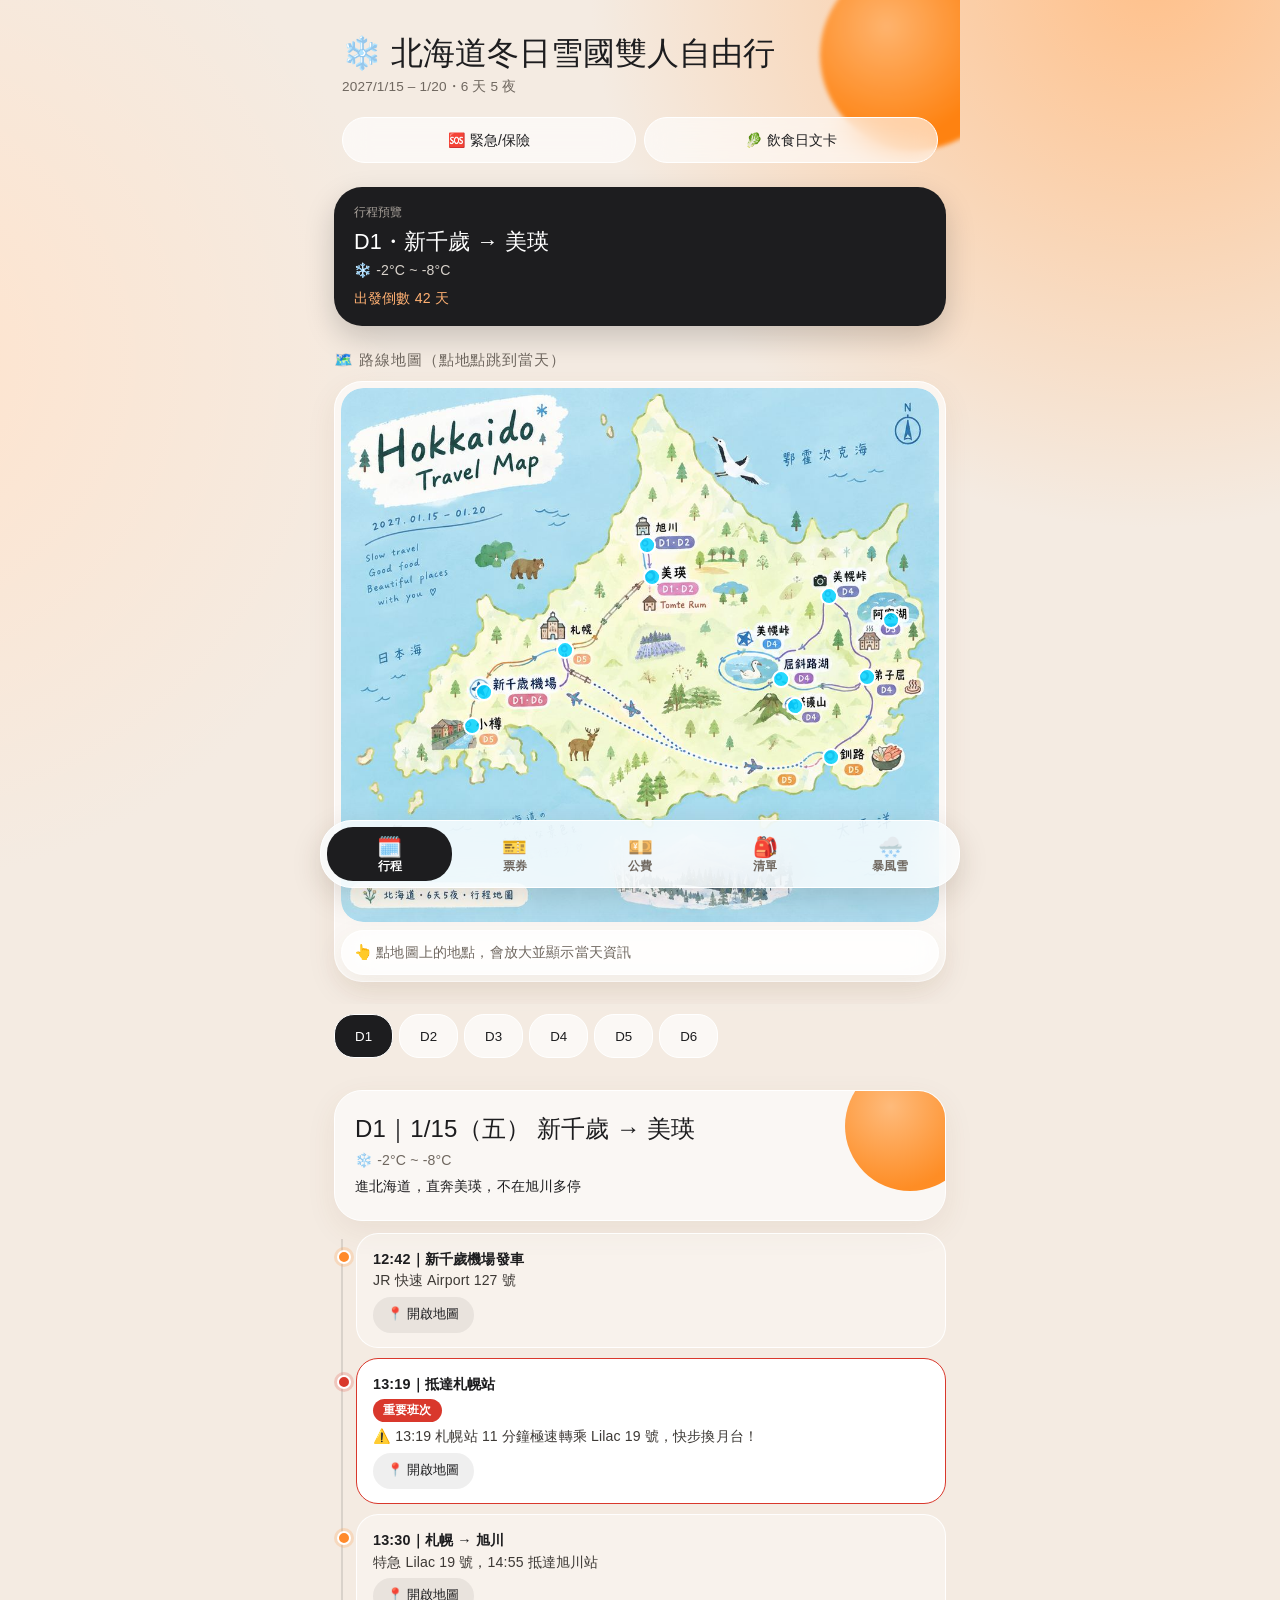
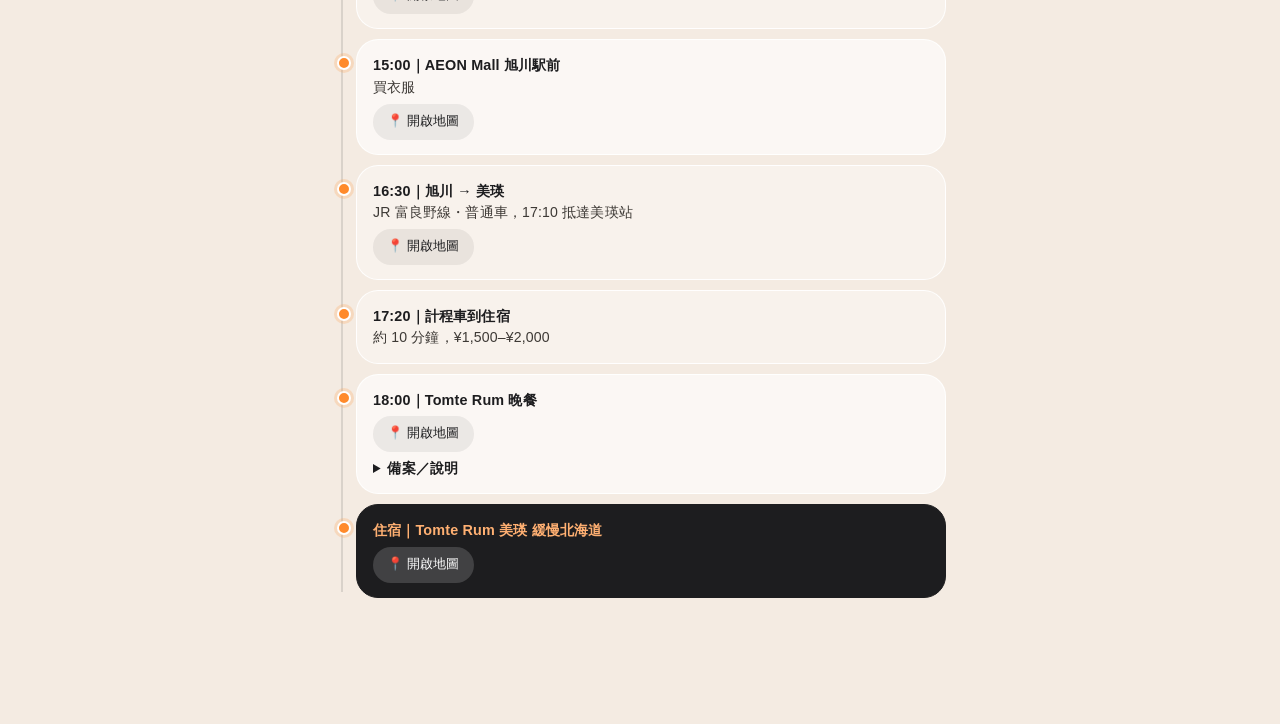
<file: hokkaido.html>
<!DOCTYPE html>
<html lang="zh-Hant">
<head>
<meta charset="UTF-8">
<meta name="viewport" content="width=device-width,initial-scale=1,viewport-fit=cover">
<meta name="description" content="北海道冬日雪國雙人自由行手冊"><meta name="theme-color" content="#f4ebe2">
<title>北海道冬日雪國雙人自由行</title>
<style>
:root{--ice:#2b5876;--aurora:#00d2ff;--bg:#eef5f9;--card:#fff;--tx:#2d3540;--mut:#6b7a88;--red:#e0342b;--sh:0 4px 16px rgba(43,88,118,.12)}
*{box-sizing:border-box;margin:0;-webkit-tap-highlight-color:transparent}
body{font-family:"Noto Sans TC",-apple-system,"PingFang TC","Microsoft JhengHei",sans-serif;background:var(--bg);color:var(--tx);line-height:1.55;padding-bottom:40px;max-width:640px;margin:0 auto}
header{background:linear-gradient(160deg,var(--ice),#1b3a52);color:#fff;padding:calc(20px + env(safe-area-inset-top)) 18px 18px;border-radius:0 0 26px 26px}
header h1{font-size:1.35rem;letter-spacing:.04em}
header p{font-size:.85rem;opacity:.8}
.quick{display:flex;gap:8px;margin-top:14px}
.quick button{flex:1;border:0;border-radius:14px;padding:10px 4px;font-size:.78rem;background:rgba(255,255,255,.14);color:#fff;font-weight:600;cursor:pointer}
.quick button:active{background:var(--aurora);color:var(--ice)}
.today{position:sticky;top:8px;z-index:20;margin:-10px 12px 0;background:#fff;border-radius:16px;box-shadow:var(--sh);padding:12px 14px;border-left:5px solid var(--aurora);cursor:pointer}
.today b{color:var(--ice)}
.today small{color:var(--mut)}
section{margin:16px 12px}
h2{font-size:1.05rem;color:var(--ice);margin-bottom:8px}
.card{background:var(--card);border-radius:18px;box-shadow:var(--sh);padding:14px}
.map svg{width:100%;height:auto;display:block}
.pin{cursor:pointer}
.pin text{font-size:10.5px;fill:#1b3a52;font-weight:700;paint-order:stroke;stroke:#fff;stroke-width:3px;stroke-linejoin:round}
.tabs{display:flex;gap:6px;overflow-x:auto;scroll-snap-type:x mandatory;position:sticky;top:0;z-index:15;padding:8px 12px;background:var(--bg);scrollbar-width:none}
.tabs button{flex:0 0 auto;scroll-snap-align:center;border:0;border-radius:20px;padding:8px 16px;background:#fff;color:var(--ice);font-weight:700;box-shadow:var(--sh);cursor:pointer;transition:.25s}
.tabs button.on{background:linear-gradient(135deg,var(--ice),#3f86ad);color:#fff;transform:scale(1.06)}
.day{display:none}
.day.on{display:block;animation:sw .35s ease}
@keyframes sw{from{opacity:0;transform:translateX(24px)}to{opacity:1;transform:none}}
.ov{background:linear-gradient(135deg,var(--ice),#3f86ad);color:#fff;border-radius:18px;padding:16px;margin-bottom:12px}
.ov h3{font-size:1.1rem}
.ov .w{display:flex;gap:10px;margin-top:6px;font-size:.88rem;opacity:.92;flex-wrap:wrap}
.tl{position:relative;padding-left:22px}
.tl:before{content:"";position:absolute;left:7px;top:6px;bottom:6px;width:2px;background:#c5dbe8}
.it{position:relative;background:#fff;border-radius:14px;box-shadow:var(--sh);padding:11px 13px;margin-bottom:10px}
.it:before{content:"";position:absolute;left:-20px;top:16px;width:10px;height:10px;border-radius:50%;background:var(--aurora);border:2px solid #fff;box-shadow:0 0 0 2px #c5dbe8}
.it .t{font-weight:800;color:var(--ice);font-size:.9rem}
.it p{font-size:.88rem}
.it.crit{border:2px solid var(--red);background:#fff6f5}
.it.crit:before{background:var(--red)}
.tag{display:inline-block;background:var(--red);color:#fff;font-size:.78rem;font-weight:700;border-radius:8px;padding:3px 8px;margin:4px 0}
.it.tr{background:#eaf7fd}
.it.stay{background:#fdf6e3}
.go{display:inline-block;margin-top:5px;font-size:.8rem;color:var(--ice);background:#e3f1f8;border-radius:10px;padding:3px 10px;text-decoration:none}
details{margin-top:6px;font-size:.85rem}
summary{cursor:pointer;color:var(--ice);font-weight:600}
.todo{margin-top:8px;font-size:.85rem;background:#fff;border-radius:14px;padding:10px 13px;box-shadow:var(--sh)}
.alert{border-left:5px solid var(--red)}
.alert a{color:var(--ice);font-weight:600}
input[type=number]{width:100%;font-size:1.1rem;padding:10px;border:2px solid #cfe3ee;border-radius:12px;margin:6px 0}
.btn{display:inline-block;border:0;border-radius:12px;padding:10px 16px;background:linear-gradient(135deg,var(--ice),#3f86ad);color:#fff;font-weight:700;text-decoration:none;cursor:pointer;font-size:.9rem}
.res{font-size:1.5rem;font-weight:800;color:var(--ice)}
.ck{display:flex;gap:10px;align-items:center;padding:8px 2px;border-bottom:1px solid #edf2f5;cursor:pointer}
.ck input{width:20px;height:20px;accent-color:var(--ice)}
.ck.done span{text-decoration:line-through;color:#a3b0ba}
.modal{position:fixed;inset:0;background:rgba(10,30,45,.55);display:none;align-items:flex-end;justify-content:center;z-index:50}
.modal.on{display:flex}
.sheet{background:#fff;width:100%;max-width:640px;border-radius:24px 24px 0 0;padding:20px 18px calc(24px + env(safe-area-inset-bottom));animation:up .3s ease;max-height:85vh;overflow:auto}
@keyframes up{from{transform:translateY(100%)}to{transform:none}}
.sheet h3{color:var(--ice);margin-bottom:8px}
.sheet .jp{font-size:1.05rem;background:#eef7fb;padding:12px;border-radius:12px;margin:8px 0}
.toast{position:fixed;left:50%;bottom:30px;transform:translateX(-50%);background:var(--ice);color:#fff;padding:9px 18px;border-radius:20px;font-size:.85rem;opacity:0;pointer-events:none;transition:.3s;z-index:99}
.toast.on{opacity:1}
@media(prefers-reduced-motion:reduce){*{animation:none!important;transition:none!important}}
.page{display:none}.page.on{display:block;animation:sw .3s ease}
body{padding-bottom:84px}
.bar{position:fixed;left:0;right:0;bottom:0;z-index:30;max-width:640px;margin:0 auto;display:flex;background:#fff;box-shadow:0 -4px 16px rgba(43,88,118,.15);border-radius:20px 20px 0 0;padding:6px 6px calc(6px + env(safe-area-inset-bottom))}
.bar button{flex:1;border:0;background:none;padding:6px 0;font-size:.72rem;color:var(--mut);font-weight:700;cursor:pointer;border-radius:14px}
.bar button i{display:block;font-style:normal;font-size:1.25rem}
.bar button.on{color:var(--ice);background:#e3f1f8}
.toast{bottom:96px}
.mimg{position:relative}.mimg img{width:100%;height:auto;display:block;border-radius:14px}
.hs{position:absolute;width:9%;aspect-ratio:1;transform:translate(-50%,-50%);border:0;background:transparent;border-radius:50%;cursor:pointer}
.hs:active,.hs:focus-visible{background:rgba(0,210,255,.35);outline:2px solid var(--ice)}
.sm{font-size:1rem;line-height:1.7}.sm .lead{font-weight:700;color:var(--ice);margin-bottom:8px}
.lk{display:block;text-decoration:none;color:var(--tx);background:#eef7fb;border-radius:14px;padding:12px 14px;margin-bottom:8px}
.lk small{display:block;color:var(--mut);font-size:.82rem}
.lv{border-left:6px solid;border-radius:12px;padding:10px 12px;margin-bottom:8px}
.lv p{font-size:.92rem}
.lv.g{background:#eaf8ee;border-color:#2fa55b}.lv.y{background:#fff8e1;border-color:#e6a800}.lv.r{background:#fdecea;border-color:var(--red)}
.rk{background:#fff;border-radius:14px;box-shadow:var(--sh);margin-bottom:8px;padding:2px 14px;border-left:6px solid #7fb5d1}
.rk.crit{border-left-color:var(--red)}
.rk summary{padding:12px 0;font-size:1rem}
.rk p{font-size:.93rem;margin:0 0 10px;line-height:1.7}
.rk p span{display:inline-block;background:#e3f1f8;color:var(--ice);border-radius:8px;padding:0 8px;margin-right:8px;font-size:.8rem;font-weight:700}
.tips{padding-left:20px}.tips li{margin-bottom:8px}
.mz{transition:transform .7s cubic-bezier(.22,.8,.25,1);transform-origin:0 0;position:relative}
.mimg{overflow:hidden;border-radius:14px;touch-action:manipulation}
.hs::after{content:"";position:absolute;left:50%;top:50%;width:26%;height:26%;margin:-13% 0 0 -13%;border-radius:50%;background:rgba(0,210,255,.85);border:2px solid #fff;animation:pl 1.8s infinite}
.hs.act::after{background:var(--red);animation:none}
@keyframes pl{0%{box-shadow:0 0 0 0 rgba(0,210,255,.6)}100%{box-shadow:0 0 0 14px rgba(0,210,255,0)}}
.mi{margin-top:8px;padding:10px 12px;background:#eef7fb;border-radius:14px;font-size:.9rem;color:var(--mut)}
.mi.pop{animation:up .35s ease;color:var(--tx)}
.mit{display:flex;gap:8px;align-items:center;font-size:1.05rem;color:var(--ice)}
.chip{background:var(--ice);color:#fff;border-radius:10px;padding:0 9px;font-size:.78rem;font-weight:700}
.mis{font-size:.8rem;color:var(--mut)}
.mib{display:flex;gap:8px;align-items:center;margin-top:8px;flex-wrap:wrap}
.tiles{display:grid;grid-template-columns:1fr 1fr;gap:8px}
.tile{background:#fff;border-radius:16px;box-shadow:var(--sh);text-align:center;padding:14px 4px;text-decoration:none;color:var(--ice);font-weight:700}
.tile i{display:block;font-style:normal;font-size:1.8rem}
.lvs{display:flex;gap:8px}
.lvs .lv{flex:1;text-align:center;margin:0;padding:10px 4px;border-left:0;border-top:5px solid}
.lvs .lv small{display:block;font-size:.78rem;color:var(--mut)}
.rw{display:flex;gap:8px;align-items:center;background:#fff;border-radius:12px;box-shadow:var(--sh);padding:10px 12px;margin-bottom:6px;border-left:5px solid #7fb5d1;font-size:.88rem}
.rw.crit{border-left-color:var(--red)}
.rw b{color:var(--ice)}.rw span{flex:1}.rw em{font-style:normal;color:var(--mut);font-size:.8rem;text-align:right;max-width:42%}
.chips,.steps{display:grid;grid-template-columns:repeat(4,1fr);gap:8px;text-align:center}
.chips div,.steps div{background:#fff;border-radius:14px;box-shadow:var(--sh);padding:10px 2px;font-size:1.5rem}
.chips small,.steps small{display:block;font-size:.72rem;color:var(--tx)}
.steps div{font-size:.82rem;font-weight:700;color:var(--ice)}.steps b{display:block;background:var(--aurora);color:#fff;border-radius:50%;width:24px;height:24px;line-height:24px;margin:0 auto 4px}
.add{display:flex;gap:8px;margin-top:10px}.add input{flex:1;min-width:0;padding:10px;border:2px solid #cfe3ee;border-radius:12px;font-size:1rem}
.tx{width:100%;font-size:1rem;padding:10px;border:2px solid #cfe3ee;border-radius:12px;margin:6px 0;background:#fff}
.ck span{flex:1}.x{border:0;background:none;color:#a3b0ba;font-size:1rem;padding:4px 8px;cursor:pointer}
.tk{background:#fff;border-radius:14px;box-shadow:var(--sh);padding:12px 14px;margin-bottom:8px}
.tk .r{display:flex;gap:6px;flex-wrap:wrap;margin-top:6px}.tk b{color:var(--ice)}
.ex{display:flex;gap:8px;align-items:center;border-bottom:1px solid #edf2f5;padding:7px 0;font-size:.88rem}.ex span{flex:1}
#cd{color:var(--red);font-weight:700;font-size:.82rem}

/* ===== Minimal warm theme ===== */
:root{--ice:#1d1d1f;--aurora:#ff8a2b;--bg:#f4ebe2;--mut:#6f675f;--red:#d9382c;--sh:0 10px 30px rgba(120,80,40,.08);--gl:rgba(255,255,255,.62)}
body{background:radial-gradient(circle at 90% -4%,#ffc08a 0,transparent 38%),radial-gradient(circle at -10% 40%,#ffe3cc 0,transparent 35%),var(--bg);background-attachment:fixed;font-weight:400;padding-bottom:104px;letter-spacing:.01em}
header{position:relative;overflow:hidden;background:transparent;color:var(--ice);border-radius:0;padding:calc(34px + env(safe-area-inset-top)) 22px 38px}
header::after{content:"";position:absolute;right:-50px;top:-40px;width:190px;height:190px;border-radius:50%;background:radial-gradient(circle at 35% 35%,#ffb066,#ff7a00 65%);filter:blur(2px);opacity:.9;z-index:0}
header>*{position:relative;z-index:1}
header h1{font-size:2rem;font-weight:300;line-height:1.2;letter-spacing:0}
header p{color:var(--mut);opacity:1;margin-top:4px}
.quick{margin-top:20px}
.quick button{min-height:46px;border:1px solid #fff;background:var(--gl);color:var(--ice);border-radius:999px;font-size:.88rem;font-weight:500;-webkit-backdrop-filter:blur(14px);backdrop-filter:blur(14px)}
.quick button:active{background:var(--ice);color:#fff}
.today{margin:-14px 14px 0;background:var(--ice);color:#fff;border:0;border-radius:28px;padding:16px 20px;display:grid;gap:2px;box-shadow:0 12px 30px rgba(0,0,0,.18)}
.today small{color:#a9a29b;font-size:.78rem}.today b{font-size:1.35rem;font-weight:300;color:#fff}
.today .tp{color:#d8d2cb;font-size:.88rem}.today #cd{color:#ffb072;font-size:.88rem;font-weight:500;margin-top:4px}
section{margin:22px 14px}
h2{font-size:.95rem;font-weight:500;color:var(--mut);margin-bottom:10px;letter-spacing:.06em}
.card,.mi{background:var(--gl);border:1px solid rgba(255,255,255,.85);border-radius:28px;box-shadow:var(--sh);-webkit-backdrop-filter:blur(18px);backdrop-filter:blur(18px)}
.card{padding:18px}
.mimg img,.mimg{border-radius:22px}
.tabs{background:rgba(244,235,226,.85);-webkit-backdrop-filter:blur(12px);backdrop-filter:blur(12px);padding:10px 14px}
.tabs button{min-height:44px;padding:0 20px;background:var(--gl);color:var(--ice);box-shadow:none;border:1px solid #fff;font-weight:500}
.tabs button.on{background:var(--ice);color:#fff;transform:none}
.ov{background:var(--gl);color:var(--ice);border:1px solid #fff;border-radius:28px;padding:22px 20px;position:relative;overflow:hidden;box-shadow:var(--sh)}
.ov::after{content:"";position:absolute;right:-30px;top:-30px;width:130px;height:130px;border-radius:50%;background:radial-gradient(circle at 35% 35%,#ffb066,#ff7a00 70%);opacity:.85}
.ov>*{position:relative;z-index:1}.ov h3{font-size:1.5rem;font-weight:300;line-height:1.3;max-width:75%}.ov .w{opacity:1;color:var(--mut)}
.tl:before{background:rgba(29,29,31,.12)}
.it{box-shadow:none;border:1px solid rgba(255,255,255,.9);background:var(--gl);border-radius:22px;padding:14px 16px}
.it:before{background:var(--aurora);box-shadow:0 0 0 3px rgba(255,138,43,.2)}
.it .t{color:var(--ice);font-weight:600}.it p{color:#3d3935}
.it.tr{background:rgba(255,255,255,.35)}
.it.stay{background:var(--ice);border-color:var(--ice)}.it.stay .t{color:#ffb072}.it.stay p{color:#e9e4de}
.it.crit{background:#fff;border:1.5px solid var(--red)}.it.crit:before{background:var(--red);box-shadow:0 0 0 3px rgba(217,56,44,.2)}
.tag{background:var(--red);border-radius:999px;padding:2px 10px}
.go{min-height:36px;padding:7px 14px;background:rgba(29,29,31,.07);color:var(--ice);border-radius:999px;font-weight:500;font-size:.82rem}
.it.stay .go{background:rgba(255,255,255,.16);color:#fff}
.btn{min-height:46px;background:var(--ice);color:#fff;border-radius:999px;padding:12px 22px;font-weight:500}
.btn:active{background:var(--aurora)}
input[type=number],.tx,.add input{border:1px solid rgba(29,29,31,.12);background:rgba(255,255,255,.8);border-radius:16px;min-height:46px}
.hero{padding:6px 0 14px}.hero small{color:var(--mut)}.hero .res{font-size:2.6rem;font-weight:300;color:var(--ice);line-height:1.1}
.sub{margin-top:14px;color:var(--mut);font-size:.82rem;letter-spacing:.06em}
.qk{display:grid;grid-template-columns:repeat(4,1fr);gap:6px;margin:10px 0}
.qk button{border:1px solid rgba(29,29,31,.1);background:rgba(255,255,255,.7);border-radius:16px;min-height:52px;font-size:.78rem;font-weight:600;color:var(--ice);cursor:pointer}
.qk small{display:block;font-weight:400;color:var(--mut)}
.ck{min-height:48px;border-color:rgba(29,29,31,.08)}.ck input{accent-color:var(--ice);width:22px;height:22px}
.x{min-width:44px;min-height:44px}
.tk,.rw,.tile{background:var(--gl);border:1px solid #fff;border-radius:22px;box-shadow:none}
.tile{color:var(--ice);font-weight:500;padding:20px 4px;min-height:92px}
.rw{border-left:0;border-left:4px solid rgba(29,29,31,.15)}.rw.crit{border-left-color:var(--red)}.rw b{color:var(--ice)}
.cr{list-style:none;counter-reset:c;padding:0}
.cr li{counter-increment:c;display:flex;gap:14px;align-items:center;background:var(--gl);border:1px solid #fff;border-radius:22px;padding:14px 16px;margin-bottom:8px}
.cr li::before{content:counter(c);flex:0 0 38px;height:38px;border-radius:50%;background:var(--ice);color:#fff;display:grid;place-items:center;font-weight:500}
.cr li:first-child::before{background:var(--red)}
.cr b{display:block;font-weight:600}.cr span{color:var(--mut);font-size:.88rem}.cr a{color:var(--red);font-weight:700}
.bar{left:14px;right:14px;bottom:calc(12px + env(safe-area-inset-bottom));border-radius:32px;background:rgba(255,255,255,.78);-webkit-backdrop-filter:blur(20px);backdrop-filter:blur(20px);border:1px solid #fff;padding:6px;box-shadow:0 10px 30px rgba(60,40,20,.15)}
.bar button{min-height:54px;color:var(--mut);border-radius:26px}.bar button.on{background:var(--ice);color:#fff}
.toast{bottom:104px;background:var(--ice)}
.sheet{border-radius:32px 32px 0 0;background:#fbf6f0}.sheet h3{font-weight:400;font-size:1.3rem}.sheet .jp{background:#fff;border-radius:18px}
.lk{background:rgba(255,255,255,.7)}
</style>
</head>
<body>
<header>
  <h1>❄️ 北海道冬日雪國雙人自由行</h1>
  <p>2027/1/15 – 1/20・6 天 5 夜</p>
  <div class="quick">
        <button data-m="sos">🆘 緊急/保險</button>
    <button data-m="jp">🥬 飲食日文卡</button>
  </div>
</header>
<div id="p-trip" class="page on">
<div class="today" id="today"></div>

<section class="map"><h2>🗺️ 路線地圖（點地點跳到當天）</h2><div class="card" style="padding:6px"><div class="mimg"><div class="mz" id="mz"><img alt="北海道手繪旅行地圖" src="[data-uri]"></div></div><div id="mi" class="mi">👆 點地圖上的地點，會放大並顯示當天資訊</div></div></section>

<div class="tabs" id="tabs"></div>
<section id="days"></section>

</div>
<div id="p-tix" class="page"><section><h2>🎫 票券與訂位</h2>
<div class="card" style="font-size:.88rem;margin-bottom:10px">📌 檔案放雲端就好：把分享連結（權限設「知道連結者可檢視」）貼上；也可上傳截圖存在手機，離線可看。</div>
<div id="tixL"></div>
<div class="add"><input id="in-tix" placeholder="新增票券／訂位名稱"><button class="btn" onclick="addT()">＋</button></div></section></div>
<div id="p-storm" class="page">
<section><h2>🌨️ 暴風雪備案</h2>
<div class="tiles">
<a class="tile" href="https://www.jrhokkaido.co.jp/travel/unkou/" target="_blank"><i>🚆</i>JR 運行</a>
<a class="tile" href="https://www.jartic.or.jp/" target="_blank"><i>🚗</i>道路情報</a>
<a class="tile" href="https://www.jma.go.jp/bosai/forecast/" target="_blank"><i>🌤️</i>天氣警報</a>
<a class="tile" href="https://www.new-chitose-airport.jp/ja/flight/" target="_blank"><i>✈️</i>航班狀況</a></div>
<h2 style="margin-top:18px">每天最怕什麼</h2>
<div class="rw"><b>D1</b><span>札幌 11 分轉乘</span><em>搭下一班特急</em></div>
<div class="rw"><b>D2</b><span>雪鞋／計程車取消</span><em>改期或市區休息</em></div>
<div class="rw crit"><b>D3</b><span>日出號巴士停駛</span><em>聯絡巴士＋通知 La Vista</em></div>
<div class="rw crit"><b>D4</b><span>美幌峠封路</span><em>跳過，走主要幹道</em></div>
<div class="rw crit"><b>D5</b><span>趕不上 14:35 班機</span><em>雪大取消獨木舟</em></div>
<div class="rw"><b>D6</b><span>JR 小樽停駛</span><em>提早出發</em></div>
<h2 style="margin-top:22px">自駕危機處理</h2>
<ol class="cr">
<li><div><b>先保安全</b><span>開警示燈、停到路邊；有人受傷撥 <a href="tel:119">119</a></span></div></li>
<li><div><b>聯絡租車公司</b><span>使用取車時給的救援電話，說明位置</span></div></li>
<li><div><b>通知住宿</b><span>告知會晚到，避免訂房被取消</span></div></li>
<li><div><b>拍照留收據</b><span>車況、現場、拖吊單據，回台理賠用</span></div></li>
</ol>
</section>
</div>


</div>
<div id="p-yen" class="page">
<section><h2>💴 快速換算與記帳</h2><div class="card">
<div class="hero"><small>日幣換台幣</small><div class="res" id="twd">NT$ 0</div></div>
<label>日幣金額（¥）<input type="number" id="jpy" inputmode="numeric" placeholder="例如 11370"></label>
<label>匯率（1 ¥ = ? NT$）<input type="number" id="rate" step="0.001" value="0.21"></label>
<div class="qk" id="qk"></div>
<p class="sub">記一筆（選填）</p>
<input class="tx" id="memo" placeholder="項目（例：午餐湯咖哩）">
<select class="tx" id="payer"></select>
<div style="display:flex;gap:8px;flex-wrap:wrap;margin-top:10px"><button class="btn" onclick="addE()">＋ 記入下方帳本</button><button class="btn" onclick="toLS()">📋 複製並到 LightSplit</button></div>
<p style="font-size:.78rem;color:var(--mut);margin-top:8px">LightSplit 無法自動帶入金額，所以會先複製「項目＋金額」，到 LINE 貼上即可。</p></div>
<h2 style="margin-top:18px">🧾 本機帳本（雙人分帳）</h2><div class="card">
<div style="display:flex;gap:8px"><input class="tx" id="nA" value="我"><input class="tx" id="nB" value="同行"></div>
<div id="eL"></div><div id="eS" class="res" style="font-size:1rem;margin-top:10px"></div></div></section></div>
<div id="p-pack" class="page">
<section><h2>🎒 冬季裝備</h2><div class="card"><div id="L-pack"></div><div class="add"><input id="in-pack" placeholder="新增項目…"><button class="btn" onclick="addI('pack')">＋</button></div></div>
<h2 style="margin-top:18px">🎁 伴手禮／想買</h2><div class="card"><div id="L-gift"></div><div class="add"><input id="in-gift" placeholder="新增項目…"><button class="btn" onclick="addI('gift')">＋</button></div></div></section>

</div>
<nav class="bar">
<button class="on" data-p="trip"><i>🗓️</i>行程</button>
<button data-p="tix"><i>🎫</i>票券</button>
<button data-p="yen"><i>💴</i>公費</button>
<button data-p="pack"><i>🎒</i>清單</button>
<button data-p="storm"><i>🌨️</i>暴風雪</button>
</nav>
<div class="modal" id="modal"><div class="sheet" id="sheet"></div></div>
<div class="toast" id="toast"></div>

<script>
const $=s=>document.querySelector(s);
const LS_URL="https://liff.line.me/1655320992-Y8GowEpw/g/d8RFNPmMzgFVBHipaJtnpu"; // 改成你的 LightSplit 連結
const gm=q=>`<a class="go" href="https://maps.google.com/?q=${encodeURIComponent(q)}" target="_blank">📍 開啟地圖</a>`;
/* it:[時間,標題,說明,類型(''|crit|tr|stay),地圖關鍵字,摺疊內容] */
const D=[
{k:"D1",date:"1/15（五）",city:"新千歲 → 美瑛",wx:"❄️",tp:"-2°C ~ -8°C",pos:"進北海道，直奔美瑛，不在旭川多停",note:"11 分鐘站內快步轉乘 Lilac 19 號",
it:[["12:42","新千歲機場發車","JR 快速 Airport 127 號","tr","新千歲機場站"],
["13:19","抵達札幌站","⚠️ 13:19 札幌站 11 分鐘極速轉乘 Lilac 19 號，快步換月台！","crit","札幌站"],
["13:30","札幌 → 旭川","特急 Lilac 19 號，14:55 抵達旭川站","tr","旭川站"],
["15:00","AEON Mall 旭川駅前","買衣服","","イオンモール旭川駅前"],
["16:30","旭川 → 美瑛","JR 富良野線・普通車，17:10 抵達美瑛站","tr","美瑛站"],
["17:20","計程車到住宿","約 10 分鐘，¥1,500–¥2,000","tr",""],
["18:00","Tomte Rum 晚餐","","","Tomte Rum 美瑛","晚餐請先確認素食（蛋奶）可否配合。"],
["住宿","Tomte Rum 美瑛 緩慢北海道","","stay","Tomte Rum 美瑛"]]},
{k:"D2",date:"1/16（六）",city:"美瑛全天",wx:"❄️",tp:"-4°C ~ -12°C",pos:"美瑛重點日，晚上住旭川",note:"雪鞋＋觀光計程車，須預約",
it:[["06:40","起床 → 早餐 → 整理行李","07:30 早餐・08:20 整理・08:45 退房（行李寄放美瑛站或雪鞋導覽車）","",""],
["09:00","鈴木桑の藍河／Tomi 雪鞋漫步","約 3 小時","","美瑛 雪鞋"],
["12:00","美瑛市區午餐","蔬菜湯咖哩，備註去五辛／無魚介","","美瑛 湯咖哩","備案：若店家無法配合，改買便利商店/麵包店輕食。"],
["13:30","美瑛ハイヤー 觀光計程車","1.5–2 小時，約 ¥11,370。聖誕樹之木 → 七星樹 → 拼布之路 → 千代田牧場（買優格牛奶）→ 直送 JR 旭川或住宿","","美瑛ハイヤー"],
["15:30","旭川住宿 Check-in","18:00 旭川晚餐（素食需求）・21:00 就寢","","旭川站"],
["住宿","JR 旭川站附近","","stay","旭川站 飯店"]],
todo:"預約鈴木桑雪鞋（上午場）、美瑛ハイヤー（指定 4 景點）"},
{k:"D3",date:"1/17（日）",city:"美瑛 → 阿寒湖",wx:"❄️",tp:"-5°C ~ -15°C",pos:"轉戰道東，溫泉飯店放鬆",note:"07:50 旭川站 8 號月台日出號巴士",
it:[["07:00","起床","","",""],
["07:50","旭川站 8 號月台搭日出號巴士","⚠️ 07:50 旭川站 8 號月台日出號巴士（需提前預約）。直達阿寒湖 ¥5,900/人，車窗看雪原、蝦夷鹿。","crit","旭川駅前 バスターミナル"],
["13:13","阿寒湖バスセンター下車","13:30 步行 5 分鐘搭 La Vista 接駁車 Check-in（需提前 2 天信件預約）","tr","阿寒湖バスセンター"],
["下午","阿寒湖愛努村・冰上活動","","","阿寒湖 アイヌコタン","夜晚：La Vista 溫泉＋阿寒湖煙火秀・21:00 就寢"],
["住宿","La Vista 阿寒川（No. 1718868521）","","stay","ラビスタ阿寒川"]],
todo:"預訂日出號巴士、預訂 La Vista 接駁車"},
{k:"D4",date:"1/18（一）",city:"阿寒湖 → 弟子屈",wx:"❄️",tp:"-6°C ~ -14°C",pos:"道東精華日：美幌峠全景＋砂湯天鵝＋硫磺山",note:"12:00 釧路機場取車自駕",
it:[["07:36","La Vista 早餐／溫泉／散步","10:00 退房","","ラビスタ阿寒川"],
["11:00","La Vista 門口搭阿寒機場線巴士","¥2,190","tr",""],
["12:00","丹頂釧路機場取車","⚠️ 12:00 釧路機場取車自駕（ORIX/Toyota/Times），12:30 出發走國道 243 往北","crit","釧路空港"],
["14:30","美幌峠展望台","停 20 分，俯瞰屈斜路湖全景","","美幌峠"],
["15:30","屈斜路湖砂湯","泡腳＋餵天鵝 40 分","","砂湯 屈斜路湖"],
["16:30","硫磺山","看噴氣、吃溫泉蛋","","硫黄山 弟子屈"],
["17:00","Check-in 川湯溫泉","硫磺泉泡湯＋晚餐・21:00 就寢","stay","川湯温泉"]],
todo:"預約阿寒機場線巴士（雄阿寒分岐站）、釧路機場租車（12:00 取）、川湯溫泉住宿"},
{k:"D5",date:"1/19（二）",city:"弟子屈 → 釧路 → 小樽",wx:"❄️",tp:"-3°C ~ -10°C",pos:"道東收尾（早朝獨木舟）＋札幌購物＋小樽夜景",note:"14:35 釧路飛新千歲不可遲到",
it:[["05:50","起床","06:30 出發","",""],
["06:30","早朝冬季獨木舟","90 分鐘，屈斜路湖 → 釧路川源流","","屈斜路湖 カヌー"],
["08:00","結束 → 退房／早餐","自駕 1 小時 20 分往釧路","",""],
["10:00","釧路和商市場・勝手丼","10:30 開吃","","釧路和商市場","勝手丼可自選配料，選蛋、蔬菜、飯類；避開魚介。"],
["11:15","前往丹頂釧路機場","","tr","釧路空港"],
["12:00","還車","⚠️ 14:35 丹頂釧路機場起飛（12:00 前必須還車）","crit","釧路空港"],
["14:35","✈️ 釧路 → 新千歲","15:25 抵新千歲","tr","新千歲空港"],
["16:35","札幌狸小路／PARCO 採買","約 2.5 小時","","狸小路商店街"],
["19:30","JR 快速函館本線往小樽","34 分鐘","tr","札幌站"],
["20:04","Check-in 小樽君樂飯店","20:30 小樽運河點燈雪夜散步・21:00 飯店 1 樓超市買早餐・22:00 就寢","stay","小樽運河"]],
todo:"預約屈斜路湖獨木舟（06:30 出發）"},
{k:"D6",date:"1/20（三）",city:"小樽 → 台灣",wx:"🌤️",tp:"-1°C ~ -6°C",pos:"收心日：海景早餐、小樽雪晨、返台",note:"10:30 最晚離開小樽",
it:[["08:00","海景早餐／打包","","",""],
["09:00","小樽堺町通散步","北一硝子、LeTAO、音樂盒堂","","小樽堺町通り"],
["10:30","離開小樽","⚠️ 10:30 最晚離開小樽（搭乘 JR 直達機場，約 75 分）","crit","小樽築港駅"],
["12:00","抵新千歲機場","Check-in＆免稅店：Royce、白色戀人、六花亭","","新千歲空港"],
["14:00","✅ 起飛返台","18:00 台北落地！","tr","新千歲空港"]]}
];
const MODAL={
hotel:`<h3>🏨 飯店預約</h3><p><b>La Vista 阿寒川</b><br>No. 1718868521</p><br><p><b>小樽君樂飯店</b><br>（請補上預約編號）</p><br><button class="btn" onclick="cp('La Vista 阿寒川 No. 1718868521')">複製 La Vista 訂單號</button>`,
sos:`<h3>🆘 緊急聯絡／保險</h3><p>🚑 日本急救／火警：<b><a href="tel:119">119</a></b>　警察：<a href="tel:110">110</a></p><br><p>🇹🇼 駐日代表處：<span contenteditable style="border-bottom:1px dashed #999">請填入電話</span></p><br><p>🛡️ 海外旅平險卡號：<span contenteditable style="border-bottom:1px dashed #999">請填入卡號</span></p><p style="font-size:.8rem;color:#6b7a88;margin-top:8px">虛線欄位可點擊輸入，重新整理後會清除；請先把資料填好並截圖備份。</p>`,
jp:`<h3>🥬 飲食溝通日文卡</h3><div class="jp">すみません、私はベジタリアンです。肉類、魚介類、お出汁（鰹節など）は食べられません。野菜や卵、乳製品は大丈夫です。よろしくお願いします。</div><button class="btn" onclick="cp(document.querySelector('.jp').innerText)">複製日文</button>`};
const CK=["雪靴（防滑鞋底）","冰爪／防滑鞋套","羊毛襪 ×4","暖暖包（貼式＋握式）","發熱衣褲","防水手套","毛帽＋圍巾","護唇膏／乳液","護照＋簽證資料","行動電源","分層外套＋防風防水外層","國際駕照＋台灣駕照日文譯本"];
function toast(m){const t=$("#toast");t.textContent=m;t.classList.add("on");setTimeout(()=>t.classList.remove("on"),1600)}
function cp(s){(navigator.clipboard?navigator.clipboard.writeText(s):Promise.reject()).then(()=>toast("已複製"),()=>{const a=document.createElement("textarea");a.value=s;document.body.appendChild(a);a.select();try{document.execCommand("copy");toast("已複製")}catch(e){toast("請手動複製")}a.remove()})}
function open_(h){$("#sheet").innerHTML=h+'<br><br><button class="btn" style="background:#8fa3b3" onclick="closeM()">關閉</button>';$("#modal").classList.add("on")}
function closeM(){$("#modal").classList.remove("on")}
$("#modal").onclick=e=>{if(e.target.id==="modal")closeM()};
document.querySelectorAll(".quick button").forEach(b=>b.onclick=()=>open_(MODAL[b.dataset.m]));

function show(i){
  document.querySelectorAll(".tabs button").forEach((b,j)=>b.classList.toggle("on",i===j));
  document.querySelectorAll(".day").forEach((d,j)=>d.classList.toggle("on",i===j));
  const b=document.querySelectorAll(".tabs button")[i];if(b)b.scrollIntoView({inline:"center",block:"nearest",behavior:"smooth"});
}
function page(p){document.querySelectorAll(".page").forEach(e=>e.classList.toggle("on",e.id==="p-"+p));document.querySelectorAll(".bar button").forEach(b=>b.classList.toggle("on",b.dataset.p===p));window.scrollTo({top:0})}
document.querySelectorAll(".bar button").forEach(b=>b.onclick=()=>page(b.dataset.p));
function jump(i){page("trip");show(i);$("#tabs").scrollIntoView({behavior:"smooth"})}
/* build */
$("#tabs").innerHTML=D.map((d,i)=>`<button>${d.k}</button>`).join("");
document.querySelectorAll(".tabs button").forEach((b,i)=>b.onclick=()=>show(i));
$("#days").innerHTML=D.map(d=>`<div class="day">
<div class="ov"><h3>${d.k}｜${d.date} ${d.city}</h3><div class="w"><span>${d.wx} ${d.tp}</span></div><p style="font-size:.88rem;margin-top:4px">${d.pos}</p></div>
<div class="tl">${d.it.map(x=>`<div class="it ${x[3]||""}"><div class="t">${x[0]}｜${x[1]}</div>${x[3]==="crit"?`<span class="tag">重要班次</span>`:""}${x[2]?`<p>${x[2]}</p>`:""}${x[4]?gm(x[4]):""}${x[5]?`<details><summary>備案／說明</summary><p>${x[5]}</p></details>`:""}</div>`).join("")}</div>
</div>`).join("");


/* interactive map */
const HS=[["旭川",583,297,1,"🏢 旭川站周邊"],["美瑛",591,358,1,"❄️ 雪鞋＋觀光計程車"],["札幌",425,498,4,"🛍️ 狸小路／PARCO 採買"],["新千歲機場",270,577,0,"✈️ 抵達／返台起點"],["小樽",247,643,4,"🌃 運河夜景・住宿"],["美幌峠",931,393,3,"📷 屈斜路湖全景"],["阿寒湖",1050,440,2,"♨️ La Vista 溫泉・煙火"],["屈斜路湖",838,553,3,"🦢 砂湯餵天鵝"],["弟子屈",1003,550,3,"♨️ 川湯溫泉住宿"],["硫磺山",865,604,3,"🌋 噴氣＋溫泉蛋"],["釧路",935,703,4,"🍣 和商市場勝手丼"]];
let zoomed=null;
function mapReset(){const z=$("#mz");z.style.transform="";zoomed=null;document.querySelectorAll(".hs").forEach(b=>b.classList.remove("act"));$("#mi").innerHTML="👆 點地圖上的地點，會放大並顯示當天資訊"}
function mapZoom(k){
  if(zoomed===k)return mapReset();
  zoomed=k;const h=HS[k],S=2.4,px=h[1]/1145*100,py=h[2]/1023*100;
  const cl=(v)=>Math.min(0,Math.max(100-100*S,v));
  $("#mz").style.transform=`translate(${cl(50-px*S)}%,${cl(50-py*S)}%) scale(${S})`;
  document.querySelectorAll(".hs").forEach((b,i)=>b.classList.toggle("act",i===k));
  const d=D[h[3]];
  $("#mi").innerHTML=`<div class="mit"><b>${h[0]}</b><span class="chip">${d.k}</span></div><p>${h[4]}</p><p class="mis">${d.date} ${d.city}・${d.tp}</p><div class="mib"><button class="btn" onclick="jump(${h[3]})">看 ${d.k} 行程</button><a class="go" href="https://maps.google.com/?q=${encodeURIComponent(h[0]+" 北海道")}" target="_blank">📍 地圖</a><button class="go" style="border:0" onclick="mapReset()">↩︎ 還原</button></div>`;
  $("#mi").classList.remove("pop");void $("#mi").offsetWidth;$("#mi").classList.add("pop");
}
HS.forEach((h,i)=>{const b=document.createElement("button");b.className="hs";b.style.left=(h[1]/1145*100)+"%";b.style.top=(h[2]/1023*100)+"%";b.setAttribute("aria-label",h[0]);b.onclick=()=>mapZoom(i);$("#mz").appendChild(b)});

/* today */
const n=new Date(),inTrip=n.getMonth()===0&&n.getDate()>=15&&n.getDate()<=20;
const ti=inTrip?n.getDate()-15:0;
const T=D[ti];
$("#today").innerHTML=`<small>${inTrip?"今天":"行程預覽"}</small><b>${T.k}・${T.city}</b><span class="tp">${T.wx} ${T.tp}</span><span id="cd"></span>`;
$("#today").onclick=()=>jump(ti);
show(ti);

/* storage */
const LSget=(k,d)=>{try{const v=JSON.parse(localStorage.getItem(k));return v==null?d:v}catch(e){return d}};
const LSset=(k,v)=>{try{localStorage.setItem(k,typeof v==="string"?v:JSON.stringify(v));return true}catch(e){toast("儲存空間不足");return false}};
const esc=x=>String(x).replace(/[&<>"]/g,c=>({"&":"&amp;","<":"&lt;",">":"&gt;",'"':"&quot;"}[c]));

/* countdown */
const KEY=[[2027,0,15,13,19,"札幌 11 分轉乘"],[2027,0,17,7,50,"旭川日出號巴士"],[2027,0,18,12,0,"釧路機場取車"],[2027,0,19,14,35,"釧路飛新千歲"],[2027,0,20,10,30,"最晚離開小樽"]];
function tick(){const now=new Date(),st=new Date(2027,0,15),el=$("#cd");if(!el)return;
 if(now<st){el.textContent=`出發倒數 ${Math.ceil((st-now)/864e5)} 天`;return}
 const nx=KEY.find(k=>new Date(k[0],k[1],k[2],k[3],k[4])>now);
 if(!nx){el.textContent="旅程結束 ✨";return}
 const ms=new Date(nx[0],nx[1],nx[2],nx[3],nx[4])-now,d=Math.floor(ms/864e5),h=Math.floor(ms%864e5/36e5),m=Math.floor(ms%36e5/6e4);
 el.textContent=`${nx[5]}・${d?d+"天":""}${h}時${m}分`}
tick();setInterval(tick,60000);

/* editable lists */
const DEF={pack:CK.map(t=>({t,d:0})),gift:["Royce 生巧克力","白色戀人","六花亭奶油夾心餅乾","LeTAO 起司蛋糕"].map(t=>({t,d:0}))};
let LST=LSget("hk-lists2",DEF);
function renderL(k){$("#L-"+k).innerHTML=LST[k].map((x,i)=>`<label class="ck ${x.d?"done":""}"><input type="checkbox" ${x.d?"checked":""} onchange="tgl('${k}',${i},this.checked)"><span>${esc(x.t)}</span><button class="x" onclick="event.preventDefault();delI('${k}',${i})">✕</button></label>`).join("")}
function tgl(k,i,v){LST[k][i].d=v?1:0;LSset("hk-lists2",LST);renderL(k)}
function delI(k,i){LST[k].splice(i,1);LSset("hk-lists2",LST);renderL(k)}
function addI(k){const e=$("#in-"+k),v=e.value.trim();if(!v)return;LST[k].push({t:v,d:0});e.value="";LSset("hk-lists2",LST);renderL(k)}
renderL("pack");renderL("gift");

/* tickets */
let TX=LSget("hk-tix",[{id:1,n:"La Vista 阿寒川",c:"1718868521",u:""},{id:2,n:"小樽君樂飯店",c:"",u:""},{id:3,n:"日出號巴士（1/17 07:50）",c:"",u:""},{id:4,n:"釧路→新千歲機票（1/19）",c:"",u:""},{id:5,n:"釧路機場租車",c:"",u:""}]);
function renderT(){$("#tixL").innerHTML=TX.map(x=>{const im=localStorage.getItem("hk-img-"+x.id);return `<div class="tk"><b>${esc(x.n)}</b>${x.c?`<div>單號：${esc(x.c)}</div>`:""}<div class="r">${x.c?`<button class="go" style="border:0" onclick="cp('${esc(x.c)}')">複製單號</button>`:""}${/^https?:/.test(x.u)?`<a class="go" href="${esc(x.u)}" target="_blank" rel="noopener">☁️ 開啟雲端</a>`:""}${im?`<button class="go" style="border:0" onclick="viewImg(${x.id})">🖼 看截圖</button>`:""}<button class="go" style="border:0" onclick="editT(${x.id})">✏️ 編輯</button><label class="go">📷 截圖<input type="file" accept="image/*" hidden onchange="photo(${x.id},this.files[0])"></label><button class="go" style="border:0" onclick="delT(${x.id})">🗑</button></div></div>`}).join("")}
function editT(id){const x=TX.find(a=>a.id===id);const c=prompt("單號／備註",x.c||"");if(c===null)return;const u=prompt("雲端分享連結（可留空）",x.u||"");if(u===null)return;x.c=c.trim();x.u=u.trim();LSset("hk-tix",TX);renderT()}
function delT(id){if(!confirm("刪除這筆？"))return;TX=TX.filter(a=>a.id!==id);localStorage.removeItem("hk-img-"+id);LSset("hk-tix",TX);renderT()}
function addT(){const e=$("#in-tix"),v=e.value.trim();if(!v)return;TX.push({id:Date.now(),n:v,c:"",u:""});e.value="";LSset("hk-tix",TX);renderT()}
function viewImg(id){open_(`<img style="width:100%;border-radius:12px" src="${localStorage.getItem("hk-img-"+id)}">`)}
function photo(id,f){if(!f)return;const r=new FileReader();r.onload=()=>{const im=new Image();im.onload=()=>{const k=Math.min(1,1200/Math.max(im.width,im.height)),c=document.createElement("canvas");c.width=im.width*k;c.height=im.height*k;c.getContext("2d").drawImage(im,0,0,c.width,c.height);if(LSset("hk-img-"+id,c.toDataURL("image/jpeg",.7))){toast("截圖已存");renderT()}};im.src=r.result};r.readAsDataURL(f)}
renderT();

/* currency & expenses */
let EX=LSget("hk-ex",[]);
const nm=()=>[$("#nA").value||"我",$("#nB").value||"同行"];
function calc(){const v=parseFloat($("#jpy").value)||0,r=parseFloat($("#rate").value)||0;$("#twd").textContent="NT$ "+Math.round(v*r).toLocaleString();renderQ()}
function renderQ(){const r=parseFloat($("#rate").value)||0;$("#qk").innerHTML=[1000,5000,10000,20000].map(v=>`<button onclick="$('#jpy').value=${v};calc()"><small>¥${v.toLocaleString()}</small>NT$${Math.round(v*r).toLocaleString()}</button>`).join("")}
$("#jpy").oninput=$("#rate").oninput=calc;
function payOpts(){const n=nm(),p=$("#payer"),v=p.value;p.innerHTML=`<option value="0">付款人：${esc(n[0])}</option><option value="1">付款人：${esc(n[1])}</option>`;p.value=v||"0"}
function addE(){const y=parseFloat($("#jpy").value)||0;if(!y)return toast("請先輸入日幣");EX.push({n:$("#memo").value.trim()||"花費",y,t:Math.round(y*(parseFloat($("#rate").value)||0)),p:+$("#payer").value});LSset("hk-ex",EX);$("#memo").value="";$("#jpy").value="";calc();renderE();toast("已記帳")}
function delE(i){EX.splice(i,1);LSset("hk-ex",EX);renderE()}
function renderE(){payOpts();const n=nm();$("#eL").innerHTML=EX.map((x,i)=>`<div class="ex"><span>${esc(x.n)}<br><small style="color:#6b7a88">${esc(n[x.p])} 付・¥${x.y.toLocaleString()}</small></span><b>NT$ ${x.t.toLocaleString()}</b><button class="x" onclick="delE(${i})">✕</button></div>`).join("")||"<p style='color:#6b7a88;font-size:.85rem'>尚無紀錄</p>";
 const a=EX.filter(x=>x.p==0).reduce((s,x)=>s+x.t,0),b=EX.filter(x=>x.p==1).reduce((s,x)=>s+x.t,0),d=Math.round((a-b)/2);
 $("#eS").innerHTML=EX.length?`合計 NT$ ${(a+b).toLocaleString()}（${esc(n[0])} ${a.toLocaleString()}／${esc(n[1])} ${b.toLocaleString()}）<br>${d===0?"已平衡 ✅":d>0?`${esc(n[1])} 要給 ${esc(n[0])} NT$ ${d.toLocaleString()}`:`${esc(n[0])} 要給 ${esc(n[1])} NT$ ${(-d).toLocaleString()}`}`:""}
$("#nA").oninput=$("#nB").oninput=renderE;
function toLS(){const y=parseFloat($("#jpy").value)||0,r=parseFloat($("#rate").value)||0;if(!y)return toast("請先輸入日幣");cp(`${$("#memo").value.trim()||"花費"} ¥${y.toLocaleString()} ≈ NT$${Math.round(y*r).toLocaleString()}（匯率${r}）付款：${nm()[+$("#payer").value]}`);window.open(LS_URL,"_blank")}
renderE();calc();

/* offline */
if("serviceWorker" in navigator&&location.protocol.startsWith("http"))navigator.serviceWorker.register("sw.js").catch(()=>{});
</script>
</body>
</html>
</file>
